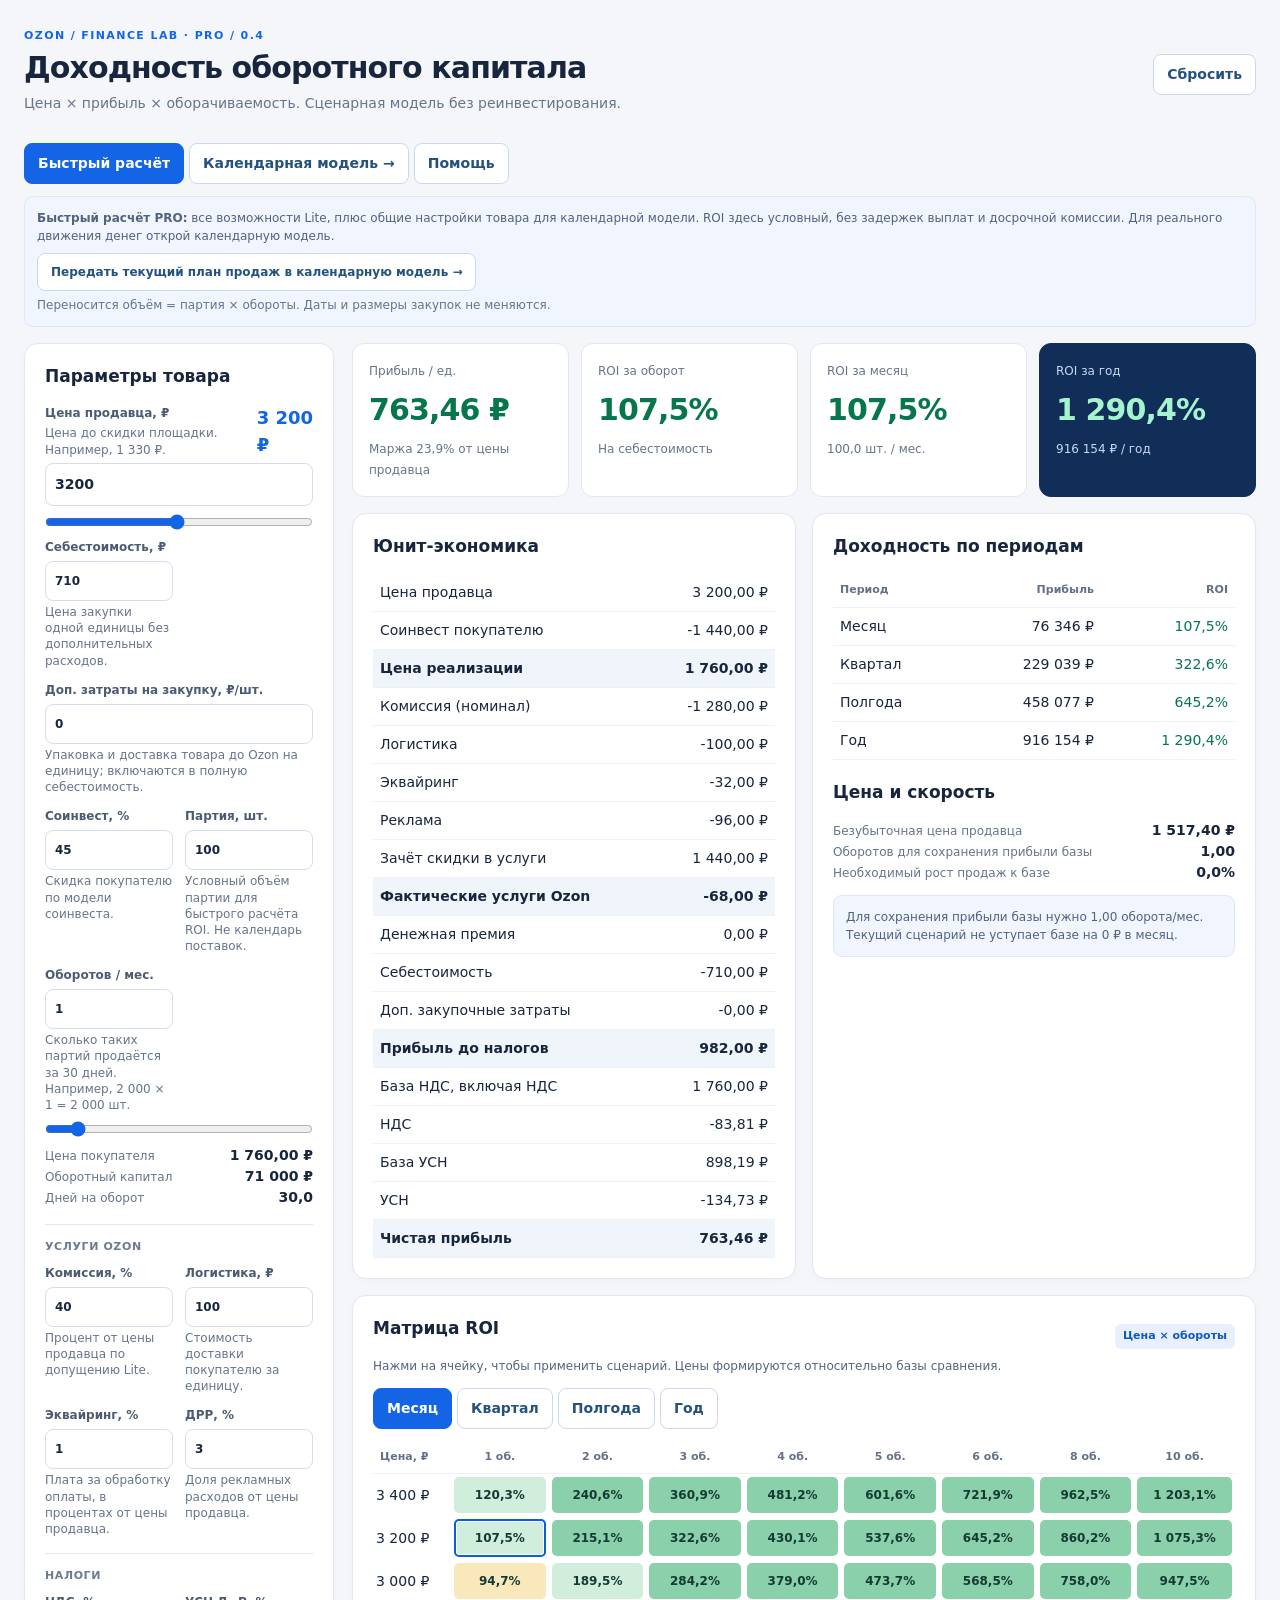
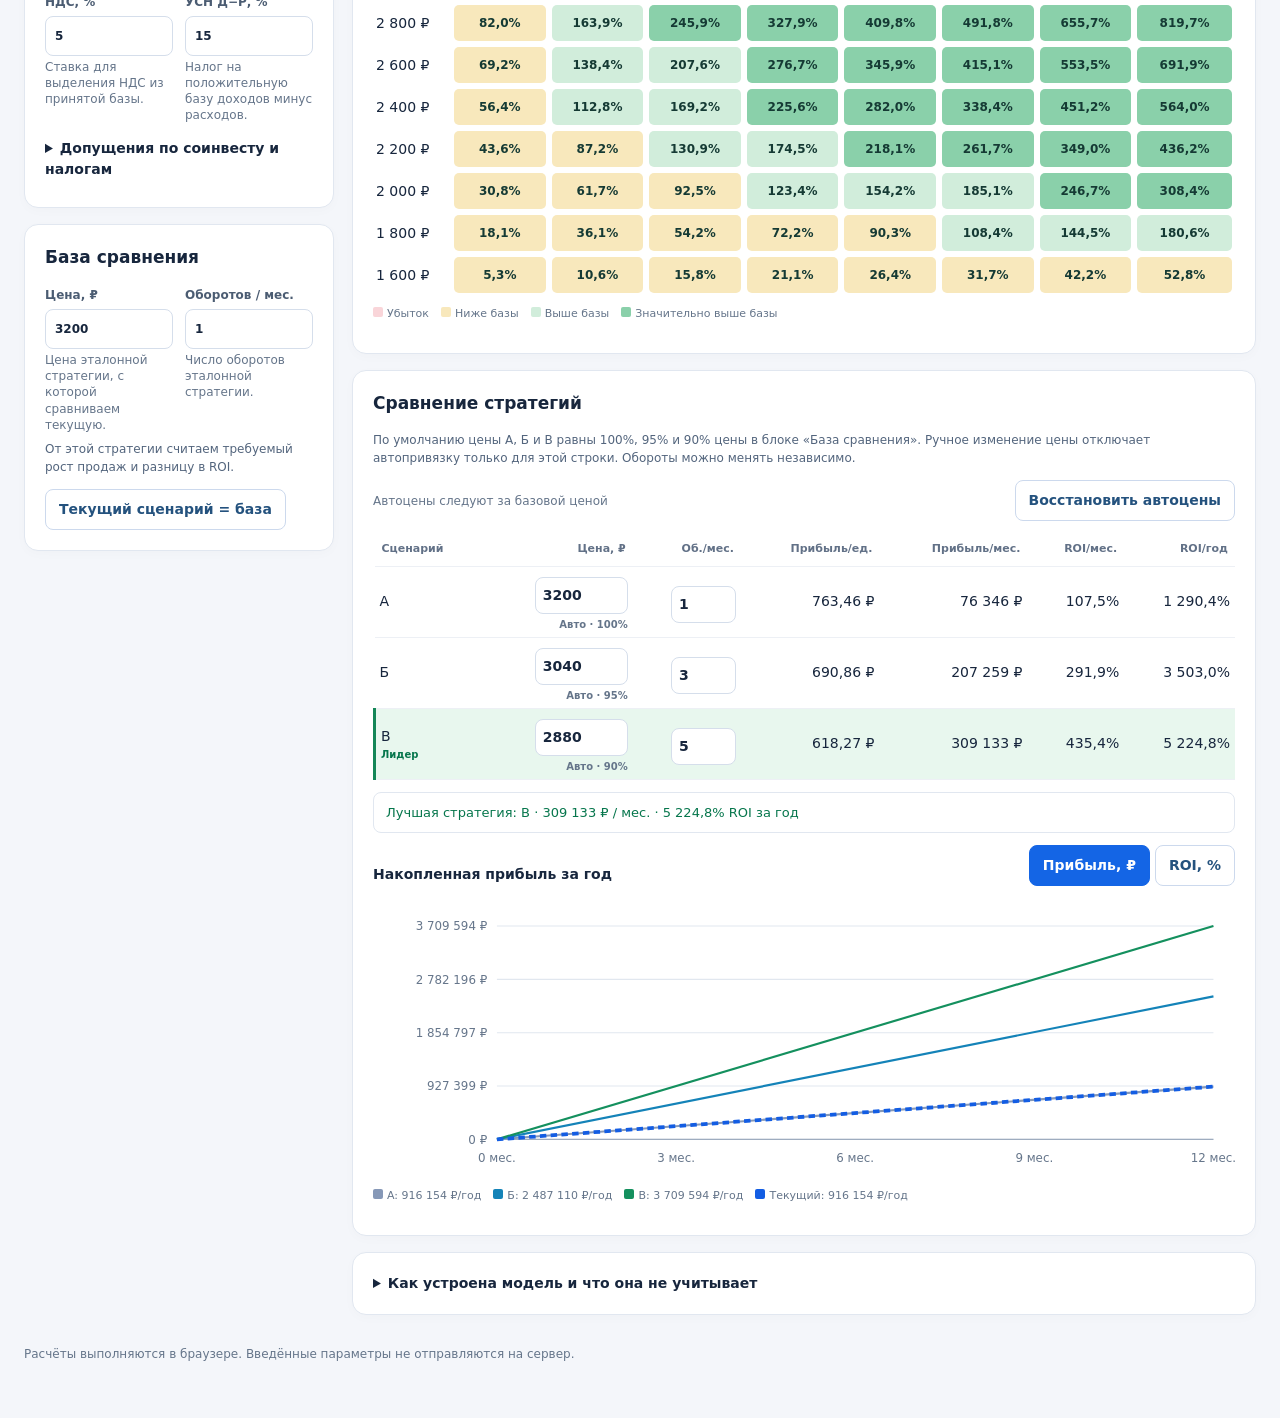
<file: index.html>
<!doctype html>
<html lang="ru"><head><meta charset="utf-8"><meta name="viewport" content="width=device-width, initial-scale=1"><meta name="robots" content="noindex,nofollow"><title>Ozon ROI PRO — быстрый расчёт</title><style>
:root{--ink:#17263d;--muted:#65758a;--blue:#1265e6;--bg:#f4f6fa;--line:#e1e7f0;--green:#06764c;--red:#b52f42}*{box-sizing:border-box}body{margin:0;font:14px/1.5 system-ui,-apple-system,Segoe UI,sans-serif;background:var(--bg);color:var(--ink)}main{max-width:1320px;margin:auto;padding:28px 24px 48px}header{display:flex;align-items:center;justify-content:space-between;gap:14px;margin-bottom:22px}h1{font-size:30px;letter-spacing:-.9px;line-height:1.2;margin:5px 0}h2{font-size:17px;margin:0 0 15px}p{margin:7px 0}.eyebrow{font-size:11px;font-weight:800;letter-spacing:1.4px;color:var(--blue)}.muted,small{color:var(--muted)}small{font-size:12px}.layout{display:grid;grid-template-columns:310px minmax(0,1fr);gap:18px;align-items:start}.panel{background:#fff;border:1px solid var(--line);border-radius:14px;padding:20px;margin-bottom:16px;box-shadow:0 3px 12px #20334c05}.fields{display:grid;grid-template-columns:1fr 1fr;gap:12px}label{display:block;color:#4b5c72;font-size:12px;font-weight:600}input[type=number]{font:inherit;font-weight:600;color:var(--ink);width:100%;margin-top:5px;padding:10px 9px;border:1px solid #d5deeb;border-radius:8px;background:#fff}input:focus,select:focus,button:focus-visible{outline:2px solid #70a9ff;outline-offset:2px}input[type=range]{width:100%;accent-color:var(--blue);margin:8px 0}input[type=checkbox]{accent-color:var(--blue)}.full{grid-column:1/-1}.section{font-size:11px;font-weight:800;color:#6b7c91;letter-spacing:.6px;text-transform:uppercase;margin:16px 0 8px;border-top:1px solid var(--line);padding-top:14px}.kpis{display:grid;grid-template-columns:repeat(4,1fr);gap:12px;margin-bottom:16px}.kpi{padding:16px;border-radius:12px;border:1px solid var(--line);background:#fff;min-width:0}.kpi b{display:block;font-size:clamp(20px,2.4vw,30px);letter-spacing:-.9px;margin:6px 0;overflow-wrap:anywhere;font-variant-numeric:tabular-nums}.kpi.primary{background:#102e58;color:white;border-color:#102e58}.kpi.primary small{color:#c6d9f6}.positive{color:var(--green)}.negative{color:var(--red)}.primary .positive{color:#a7f3d0}.primary .negative{color:#ffc4cb}.twocol{display:grid;grid-template-columns:1fr 1fr;gap:16px}.scroll{overflow-x:auto}table{width:100%;border-collapse:collapse;font-variant-numeric:tabular-nums}th,td{text-align:right;padding:8px 7px;border-bottom:1px solid #edf0f5;white-space:nowrap}th{font-size:11px;color:#627187;font-weight:650}td:first-child,th:first-child{text-align:left}tr.total td{font-weight:750;border-top:1px solid #b9c9df;background:#f0f5fc}.tag{display:inline-block;background:#e8f0ff;color:#1158bf;font-size:11px;font-weight:700;border-radius:6px;padding:4px 8px}button{cursor:pointer;border:1px solid #ccd9ed;background:#fff;color:#24527e;border-radius:8px;padding:9px 13px;font:inherit;font-weight:650}button:hover{background:#eef4ff}.tabs{display:flex;gap:5px;flex-wrap:wrap;margin-bottom:12px}.tabs button.active{background:#1465e5;color:white;border-color:#1465e5}.heat td,.heat th{text-align:center}.heat td:first-child,.heat th:first-child{text-align:left}.heat td{padding:3px;border:0}.heat button{width:100%;min-width:72px;border:1px solid transparent;padding:8px 5px;font-size:12px;color:#153a34;border-radius:5px;white-space:nowrap}.heat button.selected{border:2px solid #075ee0;box-shadow:0 0 0 1px #fff inset}.legend{display:flex;gap:12px;flex-wrap:wrap;font-size:11px;color:var(--muted);margin:10px 0}.dot{display:inline-block;width:10px;height:10px;border-radius:2px;margin-right:4px}.line{display:flex;align-items:center;justify-content:space-between;gap:8px}.line strong{font-variant-numeric:tabular-nums}.check{display:flex;gap:7px;align-items:flex-start;font-weight:400;margin:8px 0}.check input{margin-top:4px}.note{font-size:12px;color:#52637b;background:#f0f5ff;border:1px solid #dce8fa;padding:12px;border-radius:9px;margin-top:12px}.warn{color:#9e4b10}.sub{color:#53657d;font-size:12px;margin-bottom:13px}.scenario input{width:95px;min-width:65px;padding:7px}.scenario input.n{width:60px}.scenario td{padding:5px}.scenario .best td{background:#edf8f1}.plot{width:100%;height:auto;display:block}.plot text{fill:#66768b;font-size:11px}.priceRead{font-size:18px;color:var(--blue);font-weight:750}.footer{font-size:12px;color:var(--muted);margin-top:14px}details summary{cursor:pointer;font-weight:650}#err{color:var(--red)}@media(max-width:950px){.layout{grid-template-columns:260px minmax(0,1fr)}.kpis{grid-template-columns:repeat(2,1fr)}.twocol{grid-template-columns:1fr}}@media(max-width:650px){main{padding:16px 12px}header{align-items:flex-start}h1{font-size:25px}.layout{display:block}.panel{padding:15px}.kpis{gap:8px}.kpi{padding:12px}header button{font-size:12px;white-space:nowrap}.fields{gap:9px}}
.scenario .loss td{background:#fff1f2;color:#b52f42}.scenario .loss input{color:#b52f42;border-color:#efb8bf}.scenario .best.loss td{background:#fff1f2}.scenario .best:not(.loss) td{background:#e8f7ee}.scenario .best td:first-child{border-left:3px solid #148657}.scenario .best.loss td:first-child{border-left:3px solid #b52f42}.scenario .mode{display:block;font-size:10px;font-weight:600;margin-top:3px;color:#65758a}.scenario .winner{font-size:10px;font-weight:750;color:#06764c;display:block}.scenario .loss .winner{color:#b52f42}.scenario-tools{display:flex;flex-wrap:wrap;justify-content:space-between;align-items:center;gap:8px;margin:12px 0}.scenario-tools .tabs{margin:0}.scenario-summary{padding:10px 12px;border:1px solid #e1e7f0;border-radius:8px;margin:12px 0;font-size:13px}.scenario-summary strong{font-weight:750}.scenario-summary.loss{color:#b52f42}.scenario-summary.win{color:#06764c}.chart-heading{font-size:14px;font-weight:700;margin:18px 0 0}.scenario label{font-size:10px}.scenario input{width:93px}.scenario input.n{width:61px} .navlink{display:inline-block;text-decoration:none;border:1px solid #ccd9ed;background:#fff;color:#24527e;border-radius:8px;padding:9px 13px;font-weight:650} .navlink:hover{background:#eef4ff}</style></head><body><main>
<header><div><div class="eyebrow">OZON / FINANCE LAB · PRO / 0.4</div><h1>Доходность оборотного капитала</h1><p class="muted">Цена × прибыль × оборачиваемость. Сценарная модель без реинвестирования.</p></div><button id="reset">Сбросить</button></header><nav class="tabs" aria-label="Режим расчёта"><button class="active" aria-current="page">Быстрый расчёт</button><a class="navlink" href="advanced.html">Календарная модель →</a><a class="navlink" href="help.html">Помощь</a></nav><div class="note" style="margin:0 0 16px"><strong>Быстрый расчёт PRO:</strong> все возможности Lite, плюс общие настройки товара для календарной модели. ROI здесь условный, без задержек выплат и досрочной комиссии. Для реального движения денег открой календарную модель.<br><button id="transferPlan" style="margin-top:8px">Передать текущий план продаж в календарную модель →</button><small style="display:block;margin-top:5px">Переносится объём = партия × обороты. Даты и размеры закупок не меняются.</small></div>
<div class="layout"><aside>
<section class="panel"><h2>Параметры товара</h2><div class="line"><label for="price">Цена продавца, ₽</label><span id="priceShow" class="priceRead"></span></div><input id="price" type="number" min="1" max="10000000" step="any"><input id="priceRange" aria-label="Ползунок цены" type="range" min="100" max="6400" step="50"><div class="fields"><label>Себестоимость, ₽<input id="cost" type="number" min="0.01" step="any"></label><label class="full">Доп. затраты на закупку, ₽/шт.<input id="extra" type="number" min="0" max="1000000" step="any"></label><label>Соинвест, %<input id="discount" type="number" min="0" max="100" step="any"></label><label>Партия, шт.<input id="qty" type="number" min="1" step="any"></label><label>Оборотов / мес.<input id="turns" type="number" min="0" max="100" step="any"></label></div><input id="turnRange" aria-label="Ползунок оборотов" type="range" min="0" max="10" step=".1"><div class="line"><small>Цена покупателя</small><strong id="buyer"></strong></div><div class="line"><small>Оборотный капитал</small><strong id="capital"></strong></div><div class="line"><small>Дней на оборот</small><strong id="days"></strong></div>
<div class="section">Услуги Ozon</div><div class="fields"><label>Комиссия, %<input id="commission" type="number" min="0" max="100" step="any"></label><label>Логистика, ₽<input id="logistics" type="number" min="0" step="any"></label><label>Эквайринг, %<input id="acquiring" type="number" min="0" max="100" step="any"></label><label>ДРР, %<input id="drr" type="number" min="0" max="100" step="any"></label></div>
<div class="section">Налоги</div><div class="fields"><label>НДС, %<input id="vat" type="number" min="0" max="100" step="any"></label><label>УСН Д−Р, %<input id="usn" type="number" min="0" max="100" step="any"></label></div>
<details style="margin-top:15px"><summary>Допущения по соинвесту и налогам</summary><label style="margin-top:10px">Доля услуг, доступных для зачёта скидки, %<input id="eligible" type="number" min="0" max="100" step="any"></label><label class="check"><input id="premiumVat" type="checkbox">Включать денежную премию в базу НДС</label><label class="check"><input id="minTax" type="checkbox">Учитывать приближённый минимум УСН 1%</label><small>Премия = незачтённый остаток соинвеста. По умолчанию моделируем полный зачёт в номинальные расходы и выплату остатка.</small></details>
<p id="err" role="alert"></p></section>
<section class="panel"><h2>База сравнения</h2><div class="fields"><label>Цена, ₽<input id="basePrice" type="number" min="1" step="any"></label><label>Оборотов / мес.<input id="baseTurns" type="number" min="0" max="100" step="any"></label></div><p class="sub">От этой стратегии считаем требуемый рост продаж и разницу в ROI.</p><button id="setBase">Текущий сценарий = база</button></section>
</aside><div>
<div class="kpis"><div class="kpi"><small>Прибыль / ед.</small><b id="kProfit"></b><small id="kMargin"></small></div><div class="kpi"><small>ROI за оборот</small><b id="kCycle"></b><small>На себестоимость</small></div><div class="kpi"><small>ROI за месяц</small><b id="kMonth"></b><small id="kUnits"></small></div><div class="kpi primary"><small>ROI за год</small><b id="kYear"></b><small id="kAnnual"></small></div></div>
<div class="twocol"><section class="panel"><h2>Юнит-экономика</h2><div class="scroll"><table><tbody id="unit"></tbody></table></div></section><section class="panel"><h2>Доходность по периодам</h2><div class="scroll"><table><thead><tr><th>Период</th><th>Прибыль</th><th>ROI</th></tr></thead><tbody id="periods"></tbody></table></div><h2 style="margin-top:20px">Цена и скорость</h2><div class="line"><small>Безубыточная цена продавца</small><strong id="breakEven"></strong></div><div class="line"><small>Оборотов для сохранения прибыли базы</small><strong id="required"></strong></div><div class="line"><small>Необходимый рост продаж к базе</small><strong id="growth"></strong></div><div class="note" id="insight"></div></section></div>
<section class="panel"><div class="line"><h2>Матрица ROI</h2><span class="tag">Цена × обороты</span></div><div class="sub">Нажми на ячейку, чтобы применить сценарий. Цены формируются относительно базы сравнения.</div><div class="tabs" id="tabs"><button data-m="1" class="active">Месяц</button><button data-m="3">Квартал</button><button data-m="6">Полгода</button><button data-m="12">Год</button></div><div class="scroll"><table class="heat" id="heat"></table></div><div class="legend"><span><i class="dot" style="background:#f9d5d9"></i>Убыток</span><span><i class="dot" style="background:#f8e8bc"></i>Ниже базы</span><span><i class="dot" style="background:#d1eddb"></i>Выше базы</span><span><i class="dot" style="background:#8ad0aa"></i>Значительно выше базы</span></div></section>
<section class="panel"><h2>Сравнение стратегий</h2><p class="sub">По умолчанию цены A, Б и В равны 100%, 95% и 90% цены в блоке «База сравнения». Ручное изменение цены отключает автопривязку только для этой строки. Обороты можно менять независимо.</p><div class="scenario-tools"><small>Автоцены следуют за базовой ценой</small><button id="autoPrices">Восстановить автоцены</button></div><div class="scroll"><table class="scenario"><thead><tr><th>Сценарий</th><th>Цена, ₽</th><th>Об./мес.</th><th>Прибыль/ед.</th><th>Прибыль/мес.</th><th>ROI/мес.</th><th>ROI/год</th></tr></thead><tbody id="scenarios"></tbody></table></div><div id="bestScenario" class="scenario-summary" aria-live="polite"></div><div class="scenario-tools"><div class="chart-heading" id="chartTitle">Накопленная прибыль за год</div><div id="chartTabs" class="tabs"><button data-chart="profit" class="active" aria-pressed="true">Прибыль, ₽</button><button data-chart="roi" aria-pressed="false">ROI, %</button></div></div><svg id="plot" class="plot" viewBox="0 0 800 260" role="img" aria-label="График накопленной прибыли за 12 месяцев"></svg><div class="legend" id="plotLegend"></div></section>
<section class="panel"><details><summary>Как устроена модель и что она не учитывает</summary><p>Цена реализации = цена продавца × (1 − соинвест). Номинальные услуги = комиссия, эквайринг и ДРР от цены продавца + логистика. Зачёт скидки = минимум суммы соинвеста и доступных для зачёта услуг; премия = остаток. Фактические услуги = номинальные услуги − зачёт.</p><p>НДС выделяется из цены реализации и, при включённой опции, денежной премии по ставке НДС/(100 + ставка). База УСН = цена реализации + премия − фактические услуги − себестоимость − НДС. УСН = положительная база × ставка; опционально минимум 1% от доходов без НДС. Реальный минимальный налог определяется по итогам года по всей деятельности ИП.</p><p>ROI за оборот = чистая прибыль / (себестоимость + дополнительные закупочные затраты). ROI периода = ROI за оборот × обороты в месяц × месяцы. Все расчёты без реинвестирования, задержек, комиссии за ускорение выплат, возвратов, постоянных затрат и ограничений спроса. При убытке сохранение капитала предполагает внешнее покрытие убытка.</p><p class="warn">Механизм зачёта и премий, а также включение премии в НДС — сценарные допущения по обсуждению стороннего калькулятора, а не подтверждённая налоговая консультация. Сверяйте с отчётами Ozon и действующими правилами. Пять оборотов в месяц не означают, что спрос автоматически вырастет при снижении цены.</p></details></section>
</div></div><p class="footer">Расчёты выполняются в браузере. Введённые параметры не отправляются на сервер.</p></main>
<script>
const $=id=>document.getElementById(id);
const defaults={price:3200,cost:710,extra:0,discount:45,qty:100,turns:1,commission:40,logistics:100,acquiring:1,drr:3,vat:5,usn:15,eligible:100,basePrice:3200,baseTurns:1};
const ids=Object.keys(defaults);
let period=1,chartMode="profit",manualPrices=[false,false,false];
const priceFactors=[1,.95,.90];
const autoPrice=(base,i)=>Math.max(1,Math.round(base*priceFactors[i]*100)/100);
const fmt=(x,d=0)=>Number.isFinite(x)?x.toLocaleString('ru-RU',{minimumFractionDigits:d,maximumFractionDigits:d}):'—';
const rub=(x,d=0)=>Number.isFinite(x)?fmt(x,d)+' ₽':'—',pct=x=>Number.isFinite(x)?fmt(x,1)+'%':'—';
const clamp=(v,min,max)=>Math.min(max,Math.max(min,v));
function read(){let a={};for(const id of ids){const e=$(id);let v=e.valueAsNumber;if(!Number.isFinite(v))v=defaults[id];a[id]=clamp(v,e.min===''?-Infinity:Number(e.min),e.max===''?Infinity:Number(e.max));}a.qty=Math.max(1,Math.floor(a.qty));a.premiumVat=$('premiumVat').checked;a.minTax=$('minTax').checked;return a;}
function unit(p,a){const discount=p*a.discount/100,real=p-discount,commission=p*a.commission/100,acquiring=p*a.acquiring/100,ads=p*a.drr/100,nominal=commission+acquiring+ads+a.logistics,credit=Math.min(discount,nominal*a.eligible/100),premium=discount-credit,actual=nominal-credit,vatBase=real+(a.premiumVat?premium:0),vat=vatBase*a.vat/(100+a.vat),before=real+premium-actual-a.cost-(a.extra||0),taxBase=before-vat,tax=Math.max(0,taxBase*a.usn/100,a.minTax?Math.max(0,real+premium-vat)*.01:0),profit=taxBase-tax;return {discount,real,commission,acquiring,ads,nominal,credit,premium,actual,vatBase,vat,before,taxBase,tax,profit,roi:profit/(a.cost+(a.extra||0))*100,margin:p?profit/p*100:0};}
const text=(id,v)=>$(id).textContent=v;
const color=(id,v)=>{$(id).classList.toggle('negative',v<0);$(id).classList.toggle('positive',v>=0)};
function rows(data){return data.map(([l,v,total])=>'<tr'+(total?' class="total"':'')+'><td>'+l+'</td><td>'+rub(v,2)+'</td></tr>').join('');}
function breakEven(a){if(unit(0,a).profit>=0)return 0;let hi=1;while(hi<1e10&&unit(hi,a).profit<0)hi*=2;if(unit(hi,a).profit<0)return NaN;let lo=0;for(let i=0;i<70;i++){let mid=(lo+hi)/2;if(unit(mid,a).profit>=0)hi=mid;else lo=mid;}return Math.ceil(hi*100)/100;}
function scenarioInit(){ $('scenarios').innerHTML=['A','Б','В'].map((l,i)=>'<tr><td>'+l+'<span class="winner" id="winner'+i+'"></span></td><td><input aria-label="Цена '+l+'" id="sp'+i+'" type="number" min="1" step="any"><span class="mode" id="mode'+i+'"></span></td><td><input aria-label="Обороты '+l+'" class="n" id="sn'+i+'" type="number" min="0" max="100" step="any"></td><td id="su'+i+'"></td><td id="sm'+i+'"></td><td id="sr'+i+'"></td><td id="sy'+i+'"></td></tr>').join('');}
function reset(){for(let id of ids)$(id).value=defaults[id];$('premiumVat').checked=true;$('minTax').checked=false;manualPrices=[false,false,false];[0,1,2].forEach(i=>{$('sp'+i).value=autoPrice(defaults.basePrice,i);$('sn'+i).value=[1,3,5][i]});period=1;chartMode='profit';render();}
function render(){
let a=read(),u=unit(a.price,a),b=unit(a.basePrice,a),cap=a.qty*(a.cost+(a.extra||0)),monthly=u.profit*a.qty*a.turns,baseMonthly=b.profit*a.qty*a.baseTurns;
$('priceRange').max=Math.max(6400,Math.ceil(a.price/100)*100);$('priceRange').value=a.price;$('turnRange').max=Math.max(10,a.turns);$('turnRange').value=a.turns;
text('priceShow',rub(a.price));text('buyer',rub(u.real,2));text('capital',rub(cap));text('days',a.turns?fmt(30/a.turns,1):'—');text('kProfit',rub(u.profit,2));text('kMargin','Маржа '+pct(u.margin)+' от цены продавца');text('kCycle',pct(u.roi));text('kMonth',pct(u.roi*a.turns));text('kUnits',fmt(a.qty*a.turns,1)+' шт. / мес.');text('kYear',pct(u.roi*a.turns*12));text('kAnnual',rub(monthly*12)+' / год');['kProfit','kCycle','kMonth','kYear'].forEach(id=>color(id,u.profit));
$('unit').innerHTML=rows([['Цена продавца',a.price],['Соинвест покупателю',-u.discount],['Цена реализации',u.real,true],['Комиссия (номинал)',-u.commission],['Логистика',-a.logistics],['Эквайринг',-u.acquiring],['Реклама',-u.ads],['Зачёт скидки в услуги',u.credit],['Фактические услуги Ozon',-u.actual,true],['Денежная премия',u.premium],['Себестоимость',-a.cost],['Доп. закупочные затраты',-a.extra],['Прибыль до налогов',u.before,true],['База НДС, включая НДС',u.vatBase],['НДС',-u.vat],['База УСН',u.taxBase],['УСН',-u.tax],['Чистая прибыль',u.profit,true]]);
$('periods').innerHTML=[['Месяц',1],['Квартал',3],['Полгода',6],['Год',12]].map(([l,m])=>'<tr><td>'+l+'</td><td>'+rub(monthly*m)+'</td><td class="'+(u.profit<0?'negative':'positive')+'">'+pct(u.roi*a.turns*m)+'</td></tr>').join('');
const be=breakEven(a),req=u.profit>0&&b.profit>0&&a.baseTurns>0?b.profit*a.baseTurns/u.profit:NaN; text('breakEven',rub(be,2));text('required',fmt(req,2));text('growth',Number.isFinite(req)?pct((req/a.baseTurns-1)*100):'—');text('insight',Number.isFinite(req)?'Для сохранения прибыли базы нужно '+fmt(req,2)+' оборота/мес. Текущий сценарий '+(monthly>=baseMonthly?'не уступает базе':'уступает базе')+' на '+rub(Math.abs(monthly-baseMonthly))+' в месяц.':'Компенсационная оборачиваемость не определена для неприбыльной или нулевой базы.');
document.querySelectorAll('#tabs button').forEach(e=>e.classList.toggle('active',Number(e.dataset.m)===period));
const step=Math.max(1,Math.round(a.basePrice*.0625/50)*50),prices=Array.from(new Set([a.basePrice+step,a.basePrice,a.basePrice-step,a.basePrice-2*step,a.basePrice-3*step,a.basePrice-4*step,a.basePrice-5*step,a.basePrice-6*step,a.basePrice-7*step,a.basePrice-8*step,a.price].filter(x=>x>0))).sort((a,b)=>b-a),turns=[1,2,3,4,5,6,8,10],baseR=b.roi*a.baseTurns*period;
$('heat').innerHTML='<thead><tr><th>Цена, ₽</th>'+turns.map(n=>'<th>'+n+' об.</th>').join('')+'</tr></thead><tbody>'+prices.map(p=>'<tr><td>'+rub(p)+'</td>'+turns.map(n=>{let r=unit(p,a).roi*n*period,fill=r<0?'#f9d5d9':r<baseR?'#f8e8bc':r<Math.max(0,baseR)*2?'#d1eddb':'#8ad0aa';return '<td><button data-p="'+p+'" data-n="'+n+'" style="background:'+fill+'" class="'+(p===a.price&&n===a.turns?'selected':'')+'">'+pct(r)+'</button></td>'}).join('')+'</tr>').join('')+'</tbody>';
const scenarios=[0,1,2].map(i=>{if(!manualPrices[i])$('sp'+i).value=autoPrice(a.basePrice,i);text('mode'+i,manualPrices[i]?'Вручную':'Авто · '+Math.round(priceFactors[i]*100)+'%');let p=Math.max(1,$('sp'+i).valueAsNumber||1),n=clamp($('sn'+i).valueAsNumber||0,0,100),z=unit(p,a);return {p,n,z,m:z.profit*a.qty*n,roi:z.roi*n};});
const max=Math.max(...scenarios.map(x=>x.m)),names=['A','Б','В'],bestNames=[];
scenarios.forEach((s,i)=>{text('su'+i,rub(s.z.profit,2));text('sm'+i,rub(s.m));text('sr'+i,pct(s.roi));text('sy'+i,pct(s.roi*12));const best=Math.abs(s.m-max)<1e-8,loss=s.z.profit<0;const tr=$('su'+i).parentElement;tr.classList.toggle('best',best);tr.classList.toggle('loss',loss);text('winner'+i,best?(max>0?'Лидер':max<0?'Мин. убыток':'Макс. результат'):'');if(best)bestNames.push(names[i]);});
const bestText=max>0?'Лучшая стратегия: '+bestNames.join(', ')+' · '+rub(max)+' / мес. · '+pct(max/cap*100*12)+' ROI за год':max<0?'Все стратегии дают убыток. Минимальный убыток: '+bestNames.join(', ')+' · '+rub(max)+' / мес.':'Максимальный результат: 0 ₽ / мес. ('+bestNames.join(', ')+'). Прибыльных стратегий нет.';
text('bestScenario',bestText);$('bestScenario').className='scenario-summary '+(max>0?'win':max<0?'loss':'');
const isROI=chartMode==='roi',chartFmt=isROI?pct:rub;
text('chartTitle',isROI?'Накопленный ROI за год':'Накопленная прибыль за год');$('plot').setAttribute('aria-label',isROI?'График накопленного ROI за 12 месяцев':'График накопленной прибыли за 12 месяцев');
document.querySelectorAll('#chartTabs button').forEach(e=>{let active=e.dataset.chart===chartMode;e.classList.toggle('active',active);e.setAttribute('aria-pressed',String(active));});
const series=[...scenarios.map((s,i)=>({l:names[i],m:isROI?s.roi:s.m,c:s.z.profit<0?['#a52e40','#d44351','#e57578'][i]:['#8698b7','#1483b8','#14905e'][i],dash:s.z.profit<0?['','5 3','2 3'][i]:''})),{l:'Текущий',m:isROI?u.roi*a.turns:monthly,c:u.profit<0?'#97182a':'#135de3',dash:'6 4'}],lo=Math.min(0,...series.map(s=>s.m*12)),rawHi=Math.max(0,...series.map(s=>s.m*12)),hi=rawHi===lo?lo+1:rawHi,span=hi-lo,y=v=>224-(v-lo)/span*198,x=m=>115+m/12*665;
let svg='';for(let i=0;i<=4;i++){let v=lo+span*i/4,yy=y(v);svg+='<line x1="115" x2="780" y1="'+yy+'" y2="'+yy+'" stroke="#e1e7ef"/><text x="106" y="'+(yy+4)+'" text-anchor="end">'+chartFmt(v)+'</text>';}svg+='<line x1="115" x2="780" y1="'+y(0)+'" y2="'+y(0)+'" stroke="#9eacbf" stroke-width="1.2"/>';[0,3,6,9,12].forEach(m=>{svg+='<text x="'+x(m)+'" y="245" text-anchor="middle">'+m+' мес.</text>'});series.forEach(s=>{svg+='<line x1="'+x(0)+'" y1="'+y(0)+'" x2="'+x(12)+'" y2="'+y(s.m*12)+'" stroke="'+s.c+'" stroke-width="'+(s.l==='Текущий'?3.5:2)+'" '+(s.dash?'stroke-dasharray="'+s.dash+'"':'')+'/>'});$('plot').innerHTML=svg;$('plotLegend').innerHTML=series.map(s=>'<span><i class="dot" style="background:'+s.c+'"></i>'+s.l+': '+chartFmt(s.m*12)+'/год</span>').join('');
text('err',ids.some(id=>!$(id).validity.valid||$(id).value==='')?'Проверь поля: для расчёта недопустимые значения ограничены допустимым диапазоном.':'');
}
scenarioInit();$('autoPrices').onclick=()=>{manualPrices=[false,false,false];render();};$('chartTabs').addEventListener('click',e=>{if(e.target.dataset.chart){chartMode=e.target.dataset.chart;render();}});document.addEventListener('input',e=>{if(/^sp[0-2]$/.test(e.target.id))manualPrices[Number(e.target.id.slice(2))]=true;if(e.target.id==='priceRange')$('price').value=e.target.value;if(e.target.id==='turnRange')$('turns').value=e.target.value;render();});$('tabs').addEventListener('click',e=>{if(e.target.dataset.m){period=Number(e.target.dataset.m);render()}});$('heat').addEventListener('click',e=>{if(e.target.dataset.p){$('price').value=e.target.dataset.p;$('turns').value=e.target.dataset.n;render()}});$('reset').onclick=reset;$('setBase').onclick=()=>{$('basePrice').value=read().price;$('baseTurns').value=read().turns;render()};
const check=unit(3200,{...defaults,premiumVat:true,minTax:false});if(Math.abs(check.profit-763.4619047619)>0.001||Math.abs(check.vat-83.8095238095)>0.001)throw new Error('Контрольный расчёт не совпал');if(autoPrice(450,0)!==450||autoPrice(450,1)!==427.5||autoPrice(450,2)!==405)throw new Error('Автоцены не совпали');reset();
</script><script src="settings.js"></script><script src="classic-bridge.js"></script></body></html>
</file>
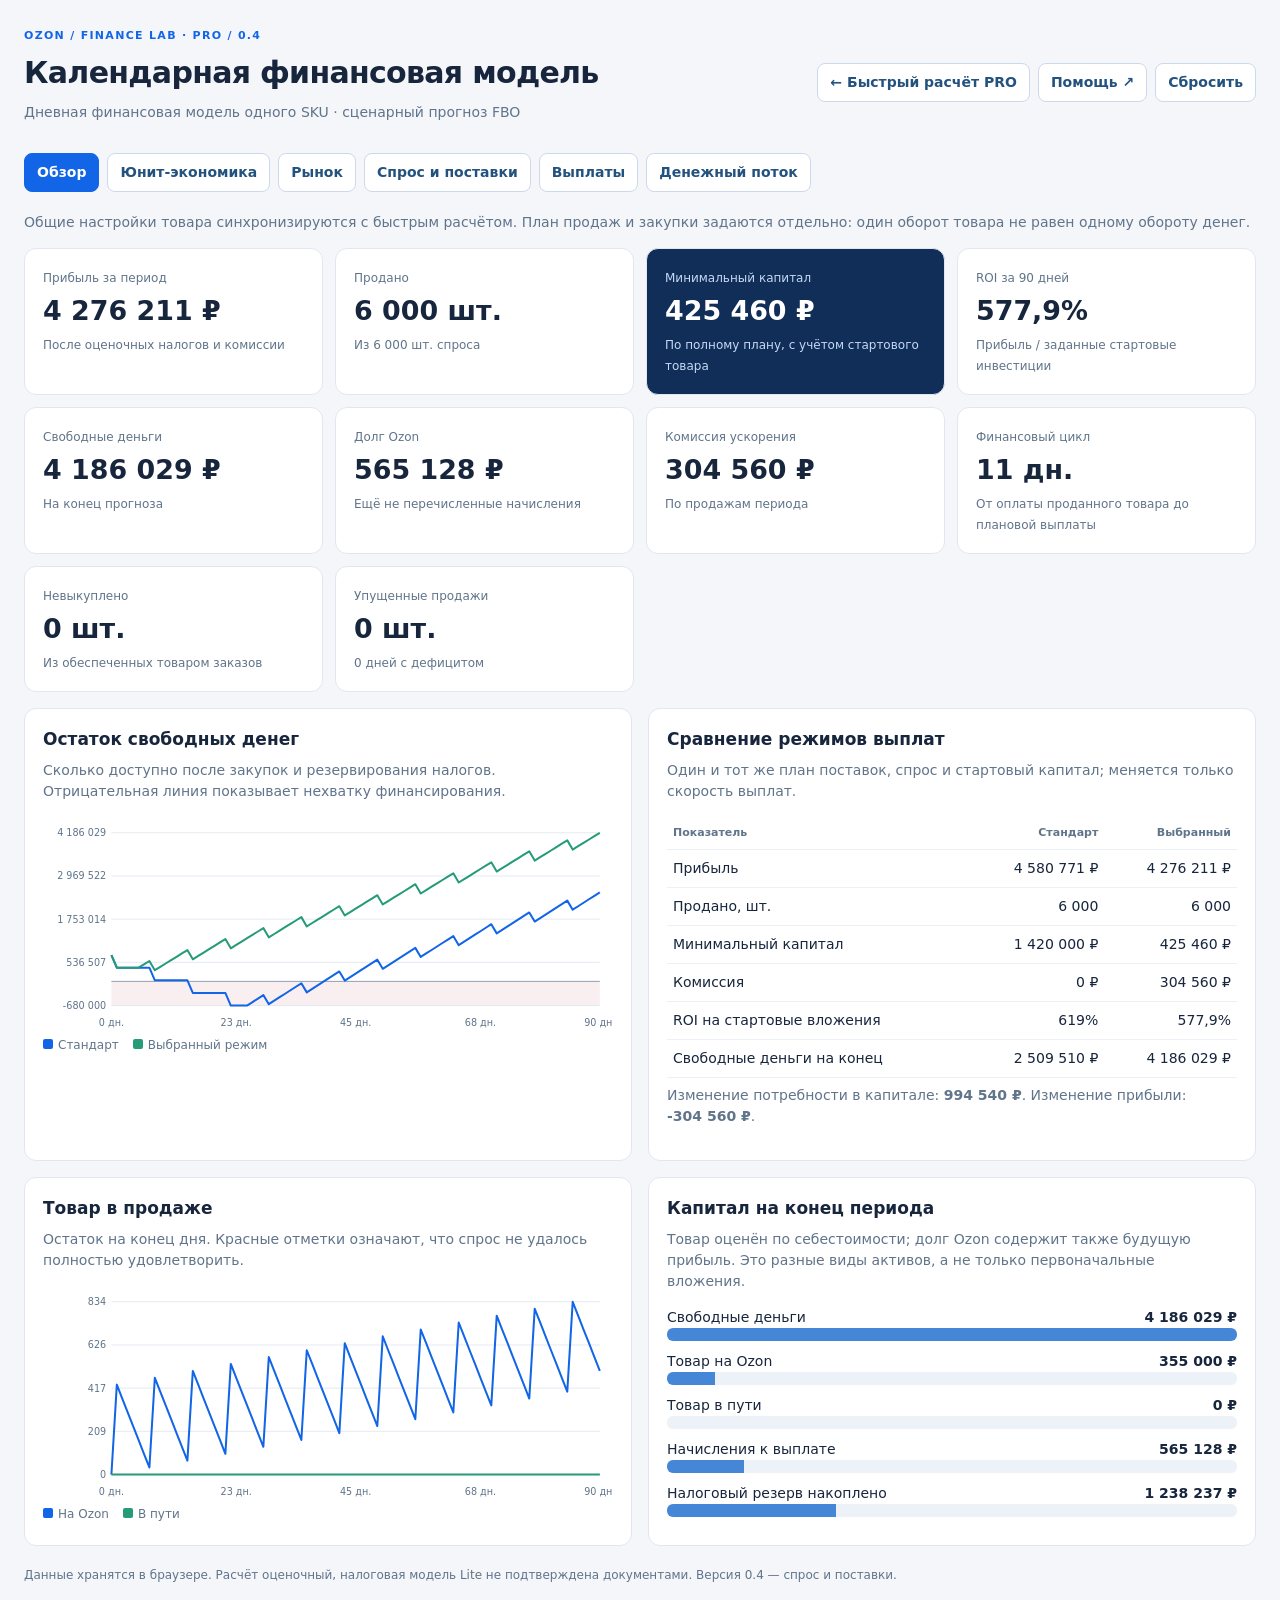
<file: advanced.html>
<!doctype html><html lang="ru"><head><meta charset="utf-8"><meta name="viewport" content="width=device-width,initial-scale=1"><meta name="robots" content="noindex,nofollow"><title>OZON Finance Lab PRO</title><link rel="stylesheet" href="style.css"><link rel="stylesheet" href="planner.css"></head><body><main><header><div><div class="eyebrow">OZON / FINANCE LAB · PRO / 0.4</div><h1>Календарная финансовая модель</h1><p>Дневная финансовая модель одного SKU · сценарный прогноз FBO</p></div><div class="actions"><a href="index.html">← Быстрый расчёт PRO</a><a href="help.html">Помощь ↗</a><button id="reset">Сбросить</button></div></header><nav id="nav"><button data-tab="overview" class="active">Обзор</button><button data-tab="unit">Юнит-экономика</button><button data-tab="market">Рынок</button><button data-tab="supply">Спрос и поставки</button><button data-tab="payout">Выплаты</button><button data-tab="cash">Денежный поток</button></nav><p>Общие настройки товара синхронизируются с быстрым расчётом. План продаж и закупки задаются отдельно: один оборот товара не равен одному обороту денег.</p><div id="transferNotice" aria-live="polite"></div><div id="errors" role="alert"></div><section id="overview" class="tab active"><div id="warnings"></div><div id="kpis" class="kpis"></div><div class="grid"><article><h2>Остаток свободных денег</h2><p>Сколько доступно после закупок и резервирования налогов. Отрицательная линия показывает нехватку финансирования.</p><div id="overviewCash"></div></article><article><h2>Сравнение режимов выплат</h2><p>Один и тот же план поставок, спрос и стартовый капитал; меняется только скорость выплат.</p><div id="comparison"></div></article><article><h2>Товар в продаже</h2><p>Остаток на конец дня. Красные отметки означают, что спрос не удалось полностью удовлетворить.</p><div id="overviewStock"></div></article><article><h2>Капитал на конец периода</h2><p>Товар оценён по себестоимости; долг Ozon содержит также будущую прибыль. Это разные виды активов, а не только первоначальные вложения.</p><div id="structure"></div></article></div></section><section id="unit" class="tab"><article><h2>Параметры юнит-экономики</h2><p>Настрой расходы на одну продажу. Механизм соинвеста перенесён из Lite как сценарное допущение.</p><div id="unitFields" class="fields"></div></article><article><h2>Расчёт одной продажи</h2><div id="unitTable"></div></article></section><section id="market" class="tab"><article><h2>Спрос и доступное финансирование</h2><p>Рыночный спрос задаёт потолок продаж, а не гарантирует их. Реальные продажи ограничены запасом.</p><div id="marketFields" class="fields"></div><div id="marketInfo"></div></article></section><section id="supply" class="tab"><article><h2>Календарь закупок и приёмки</h2><p>Закупка означает оплату партии; приёмка означает день, когда товар доступен покупателям. Можно независимо сдвигать даты и менять количество любой партии. Партия, оплаченная до конца прогноза, может прибыть позднее.</p><div class="fields" id="planFields"></div><div class="actions"><button id="generate">Сформировать регулярный план</button><button id="add">Добавить партию</button></div><div id="planner" class="planner">
<div class="p-header"><h3>Визуальный планировщик</h3><div class="p-controls"><button id="pUndo">↶ Отменить</button><button id="pRedo">↷ Повторить</button><button id="pBaseline">Зафиксировать план</button></div></div>
<p>Перетаскивай партии мышью. Синяя полоса — время от оплаты до доступности товара, зелёная точка — приёмка. Зафиксируй исходный план, чтобы сравнить результат после изменений.</p>
<div class="p-toolbar"><label>Масштаб<select id="pZoom"><option value="30">30 дней</option><option value="90">90 дней</option><option value="180">180 дней</option><option value="365">365 дней</option></select></label><button id="pPrev" aria-label="Предыдущий период">←</button><button id="pNext" aria-label="Следующий период">→</button><label>Страховой запас, дней<input id="pSafety" type="number" min="0" max="90" step="1" value="3"></label></div>
<div class="p-range"><small id="pRangeLabel"></small><input type="range" id="pStart" min="1" max="1" value="1" aria-label="Начальный день шкалы"><small>Передвинь шкалу, чтобы посмотреть другой период.</small></div>
<div id="pStatus" class="p-status" aria-live="polite"></div><div id="pMetrics" class="p-kpis"></div>
<div class="p-section" id="demandEditor">
<div class="p-header"><h3>Дневной спрос: сколько товаров заказывают</h3><div class="p-controls"><button id="dUndo">↶ Отменить спрос</button><button id="dRedo">↷ Повторить</button><button id="dReset">Равномерно из рынка</button></div></div>
<p>Перетаскивай синие точки вверх и вниз, чтобы изменить количество заказанных единиц в конкретный день. Зелёные столбцы — прогноз выкупленных товаров, жёлтые — невыкупы, красные — заказы, для которых не хватило товара. Пунктир показывает плановые приёмки. Все расчёты и шкала времени общие с календарём поставок.</p>
<div class="p-toolbar"><label>Объём заказов за блок, шт.<input id="dTarget" type="number" min="0" max="300000000" step="1"></label><button id="dSetTarget">Задать объём</button><small id="dBlock"></small><label>Процент выкупа, %<input id="dBuyout" type="number" min="0" max="100" step="any" value="100"></label></div>
<label class="p-inline"><input type="checkbox" id="dLock" checked> Фиксировать объём заказов внутри 30-дневного блока</label>
<p>При включённой фиксации, если повысить спрос в один день, заказы перераспределятся между остальными днями этого блока. При выключенной — общий объём изменится. Процент выкупа применяется к заказам, обеспеченным товаром: невыкуп считается немедленно возвращённым в запас, без дополнительных расходов и задержки.</p>
<div class="p-controls" id="dPresets"><button data-preset="flat">Равномерно</button><button data-preset="grow">Рост</button><button data-preset="weekend">Недельные пики</button><button data-preset="promo">Акционный пик</button><button data-preset="fall">Снижение</button></div>
<p>Шаблоны изменяют форму спроса только в видимом периоде, сохраняя его объём. Недельные пики — условно на 6-й и 7-й день каждой недели от старта модели.</p>
<div id="dMetrics" class="p-kpis"></div><small>Заказы, продажи, дефицит и невыкупы — за видимый период; прибыль и финансовый цикл — за весь горизонт. Цикл оценивается по дням оплаты проданных единиц и запланированного получения денег, включая выплаты после горизонта. Для уже оплаченного начального остатка условно берётся день 0.</small>
<div class="p-plot"><svg id="dGraph" role="group" aria-label="Интерактивный график дневного спроса"></svg></div>
<div class="p-legend"><span><i style="background:#387bd8"></i>Заказы</span><span><i style="background:#24966c"></i>Выкуплено</span><span><i style="background:#d6a34a"></i>Невыкуп</span><span><i style="background:#d25a60"></i>Дефицит</span></div>
<div class="p-toolbar"><label>Выбранный день<input id="dDay" type="number" min="1" max="365" step="1" value="1"></label><label>Заказов в этот день, шт.<input id="dValue" type="number" min="0" max="10000000" step="1" value="0"></label></div><div id="dDetail" class="p-note"></div>
<h3>Акционный период</h3><p>Например, со дня 14 по день 17 ожидается спрос в два раза выше. Если объём зафиксирован, дополнительные заказы будут перераспределены из других дней блока, иначе увеличится общий спрос.</p>
<div class="p-toolbar"><label>С дня<input id="dPromoFrom" type="number" min="1" max="365" step="1" value="14"></label><label>По день включительно<input id="dPromoTo" type="number" min="1" max="365" step="1" value="17"></label><label>Множитель спроса<input id="dMultiplier" type="number" min="0" max="20" step=".1" value="2"></label><button id="dApplyPromo">Применить акцию</button></div>
<h3>На сколько дней хватит товара</h3><p>Прогноз обеспеченности текущим остатком без новых поставок: вычитаем будущий дневной спрос в заказанных единицах (консервативно, без поправки на выкуп). Пустые кружки означают, что запаса хватает как минимум до конца горизонта. Пунктир — целевой страховой запас в днях.</p><div class="p-plot"><svg id="dCoverage" role="img" aria-label="Обеспеченность товарным запасом в днях"></svg></div>
<h3>Сценарии спроса</h3><p>Хранят дневной спрос и процент выкупа отдельно от календаря поставок. Можно комбинировать с разными графиками поставок и выплат.</p><div class="p-toolbar"><label>Название<input id="dName" type="text" maxlength="60" placeholder="Например, акция + рост"></label><button id="dSave">Сохранить</button><label>Сохранённые варианты<select id="dVariants"><option value="">Выбери вариант</option></select></label><button id="dLoad">Загрузить</button><button id="dDelete">Удалить вариант</button></div><div id="dStatus" class="p-status" aria-live="polite"></div></div><h3>01. Диаграмма Ганта</h3><p>Потяни середину полосы, чтобы перенести всю поставку. Левый квадрат меняет день оплаты, правый круг — день приёмки. Стрелки на клавиатуре также перемещают выбранную границу. Двойной щелчок по строке открывает её для точного редактирования.</p>
<div class="p-plot gantt"><svg id="pGantt" role="group" aria-label="Редактируемые даты партий"></svg></div>
<div class="p-legend"><span><i style="background:#387bd8"></i>Оплата → приёмка</span><span><i style="background:#24966c"></i>Приёмка</span><span><i style="background:#d6a34a"></i>За пределами прогноза</span><span>┆ Исходные приёмки</span></div>
<h3>02. Объём поставок</h3><p>Потяни верхнюю границу столбца вверх или вниз — изменится количество товара в партии. На клавиатуре используй стрелки вверх и вниз (шаг 25 шт.).</p><div class="p-plot"><svg id="pVolume" role="group" aria-label="Редактируемый объём партий"></svg></div>
<div class="p-section"><h3>03. Нелинейный план поставок</h3><p>Контрольные точки задают объём поступлений за каждые семь дней от начала видимого периода. Измени их мышью или цифрами. Новый календарь создаётся только после нажатия «Применить кривую»: одна партия на непустую неделю, с текущим сроком от оплаты до приёмки; остальные периоды не меняются.</p><div class="p-controls"><button id="pCurveReset">Взять текущий календарь</button><button id="pCurveApply">Применить кривую</button><label class="p-inline"><input type="checkbox" id="pLock"> Сохранить общий объём</label></div><div class="p-plot"><svg id="pCurve" role="group" aria-label="Недельный план поставок"></svg></div><div id="pCurveInfo" class="p-note"></div><details><summary>Точный ввод недельных объёмов</summary><div id="pCurveFields" class="p-curve-grid"></div></details></div>
<div class="p-section"><h3>04. Товар, выплаты и деньги на одной шкале</h3><p>Красные участки на графике остатков — потерянные продажи. Линия резерва показывает желаемый запас, но не создаёт дополнительный товар автоматически. Наведи курсор на дату, чтобы увидеть цифры по этому дню.</p><div class="p-plot"><svg id="pDaily" role="img" aria-label="Динамика запасов, выплат и денег"></svg></div><div id="pDayDetail" class="p-detail"></div></div>
<div class="p-section"><h3>Варианты календаря</h3><p>Сохраняются только партии, не цена, налоги и режим выплат. Варианты доступны в этом браузере.</p><div class="p-toolbar"><label>Название<input id="pName" type="text" maxlength="60" placeholder="Например, задержка на 5 дней"></label><button id="pSave">Сохранить</button><label>Сохранённые варианты<select id="pVariants"><option value="">Нет вариантов</option></select></label><button id="pLoad">Загрузить</button><button id="pDelete">Удалить вариант</button></div></div></div><details id="pExact"><summary>Точный ввод партий (таблица)</summary><div class="scroll"><table><thead><tr><th>Партия</th><th>День оплаты</th><th>День приёмки</th><th>Количество, шт.</th><th>Стоимость</th><th></th></tr></thead><tbody id="orderRows"></tbody></table></div></details><p>День 1 — первый день моделирования. При ограниченном финансировании неоплаченные партии пропускаются.</p></article><article><h2>Поставки и продажи</h2><div id="stockChart"></div><div id="supplyInfo"></div></article></section><section id="payout" class="tab"><article><h2>График выплат Ozon</h2><p>Настройки условные, не актуальный тариф Ozon. Введи условия своего кабинета. Ускоренная доля начисления не выплачивается повторно.</p><div id="payoutFields" class="fields"></div></article><article><h2>Эффект раннего вывода</h2><div id="payoutCompare"></div><p>Стоимость услуги вычитается из ускоренной суммы. Налоговая экономия применяется только при включённом допущении о признании комиссии в расходах.</p><div id="feeChart"></div></article></section><section id="cash" class="tab"><article><h2>Денежный поток по дням</h2><p>Сравни остаток свободных средств со стандартными выплатами и с выбранной стратегией ускорения.</p><div id="cashChart"></div><div id="cashInfo"></div></article><article><h2>Ежедневный реестр</h2><p>Поступления показаны за вычетом комиссии ускорения, но до налогового резерва. Прибыль начисляется при продаже.</p><div class="actions"><button id="csv">Скачать CSV</button><button id="json">Экспорт настроек</button><label class="import">Импорт JSON <input type="file" id="import" accept=".json"></label></div><div class="scroll tall"><table><thead><tr><th>День</th><th>Заказано</th><th>Обеспечено</th><th>Невыкуп</th><th>Продано</th><th>Остаток</th><th>В пути</th><th>Оплата закупок</th><th>Выплаты</th><th>Резерв налогов</th><th>Свободные деньги</th><th>Долг Ozon</th><th>Накопл. прибыль</th></tr></thead><tbody id="daily"></tbody></table></div></article></section><footer>Данные хранятся в браузере. Расчёт оценочный, налоговая модель Lite не подтверждена документами. Версия 0.4 — спрос и поставки.</footer></main><script src="settings.js"></script><script src="engine.js"></script><script src="app.js"></script><script src="advanced-bridge.js"></script><script src="planner.js"></script><script src="demand.js"></script></body></html>
</file>
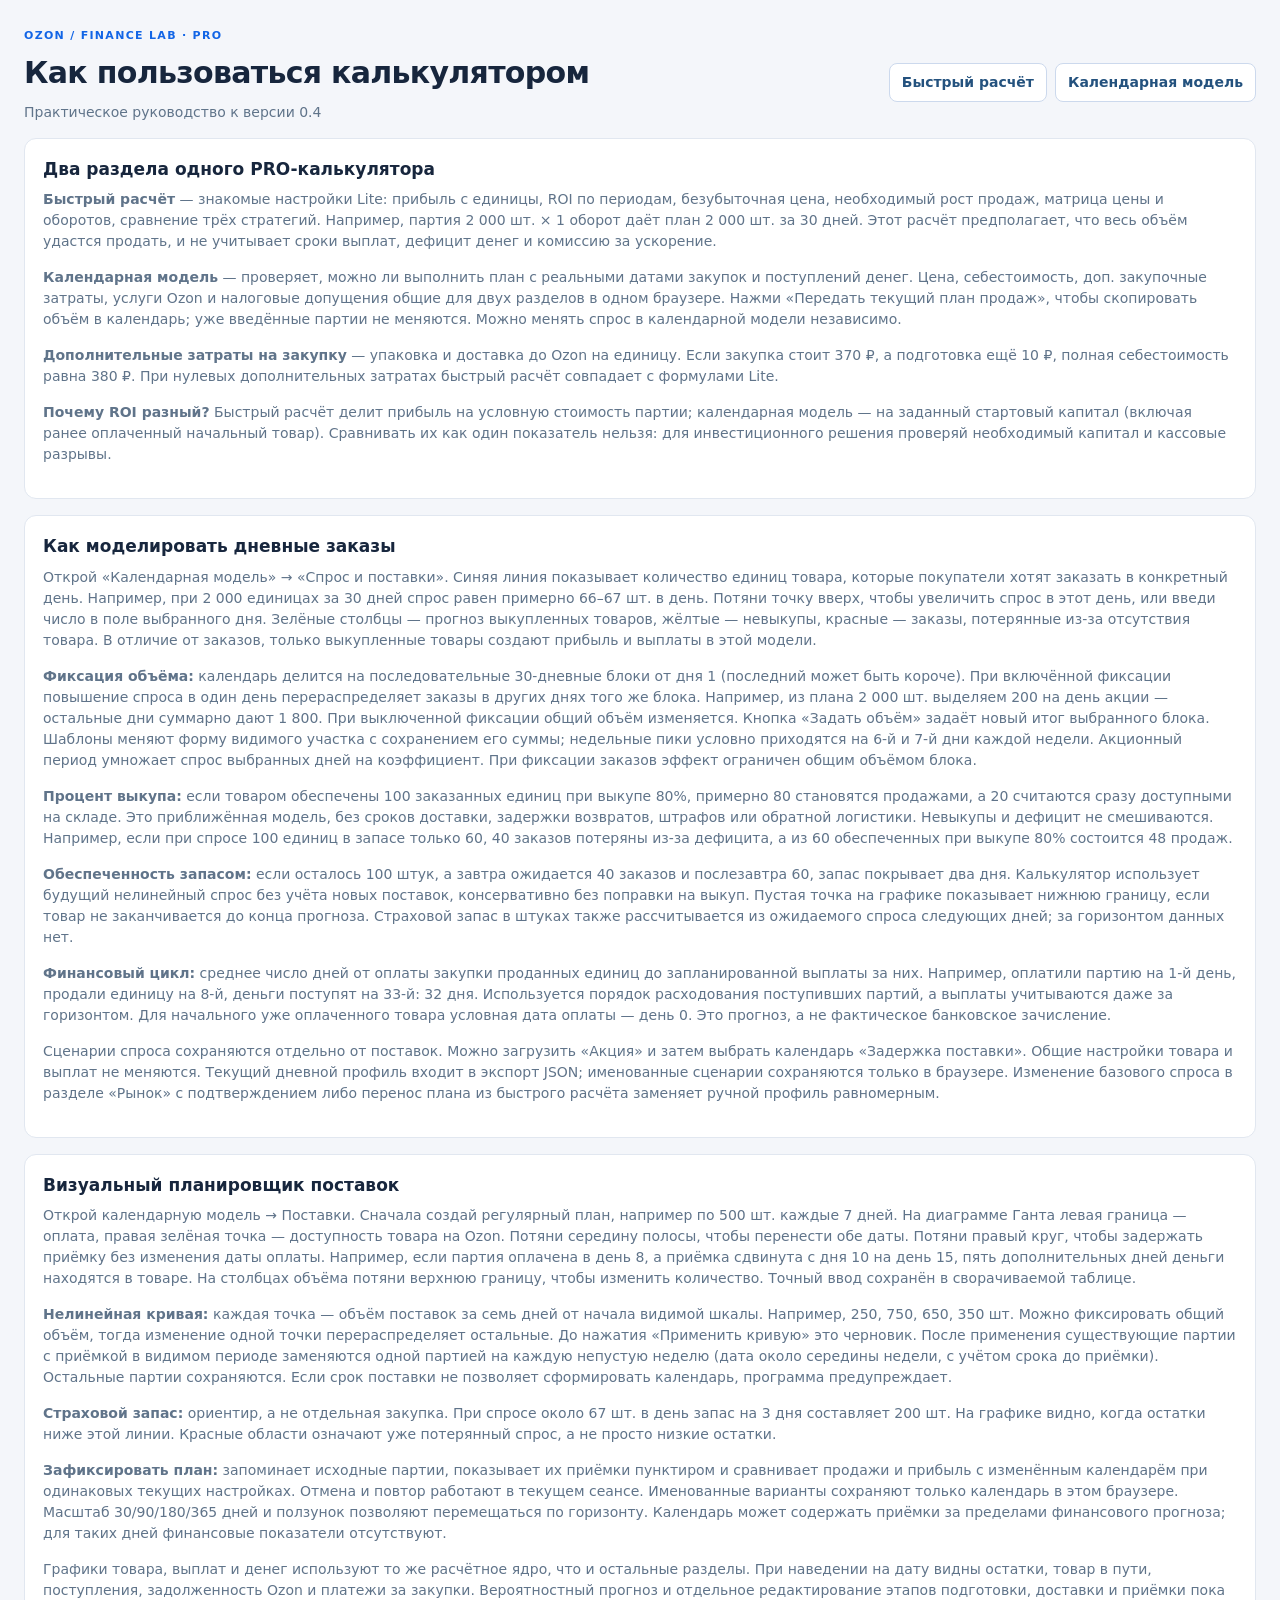
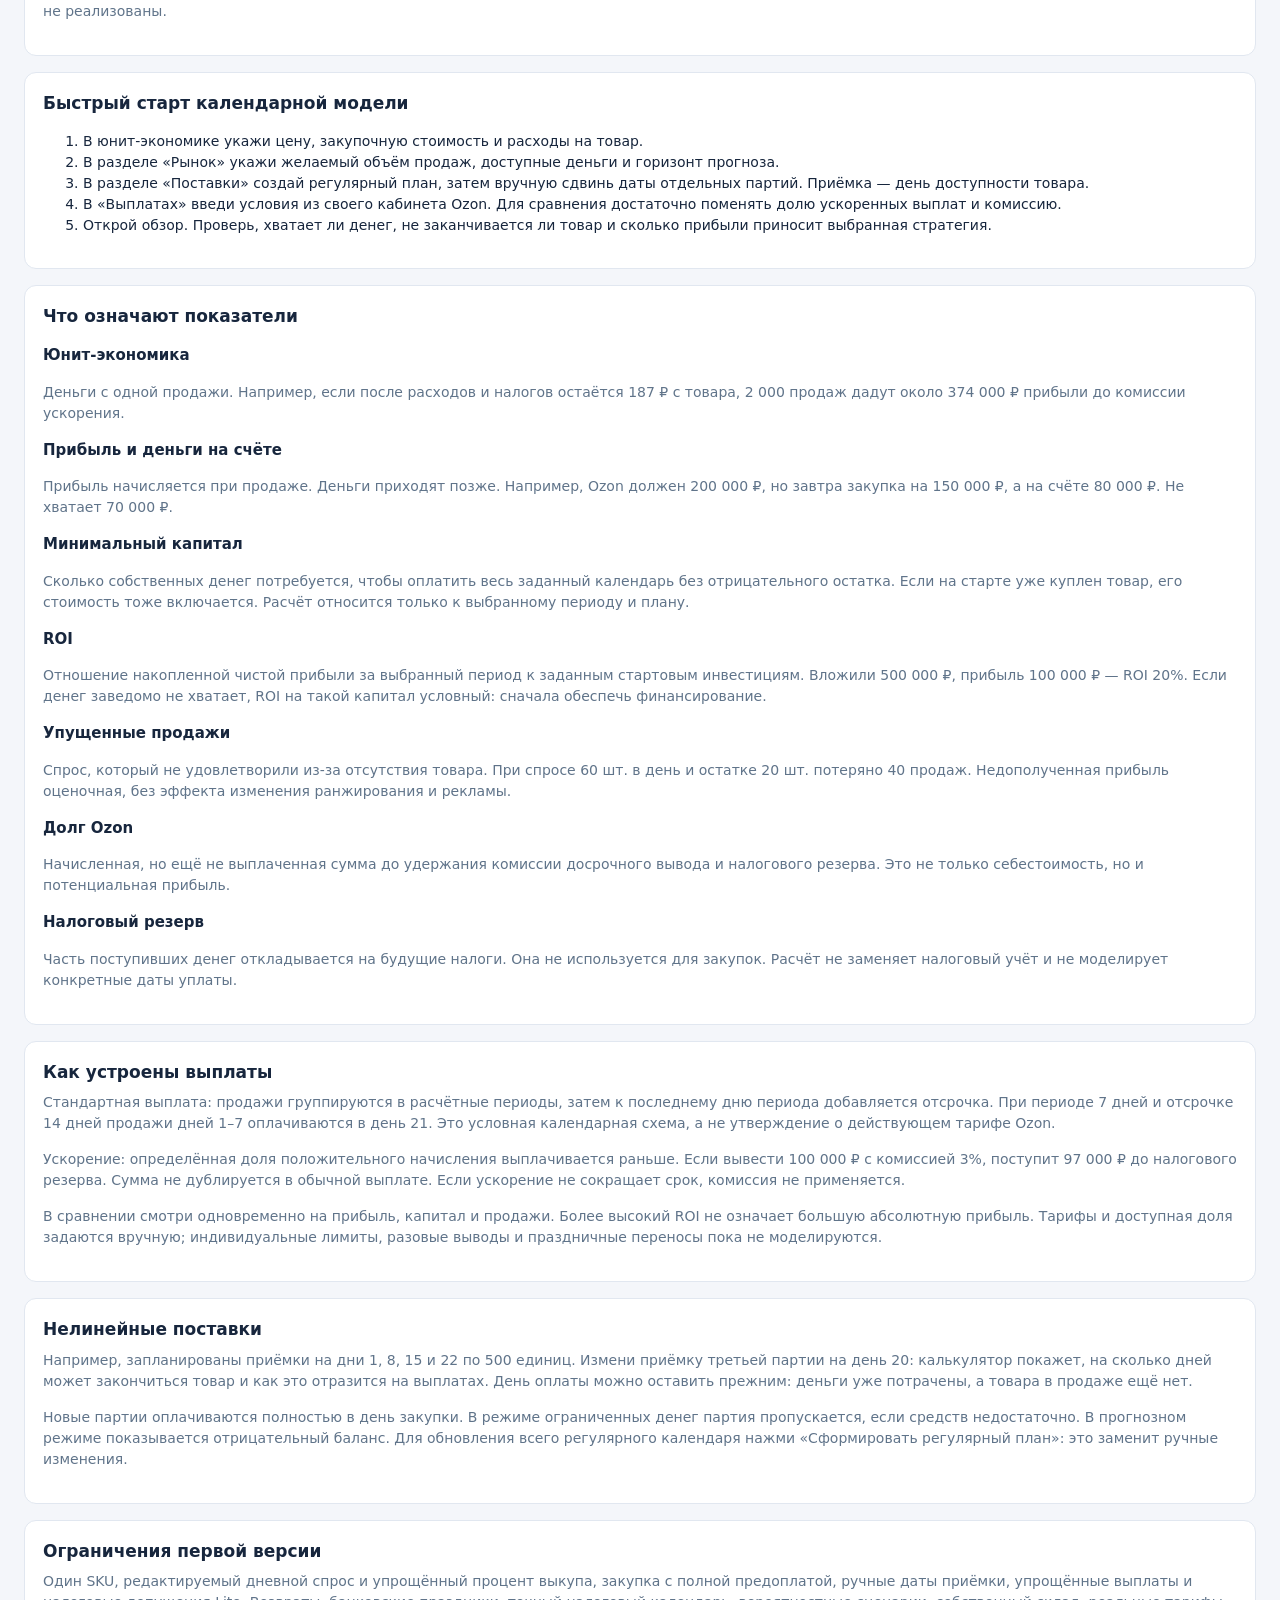
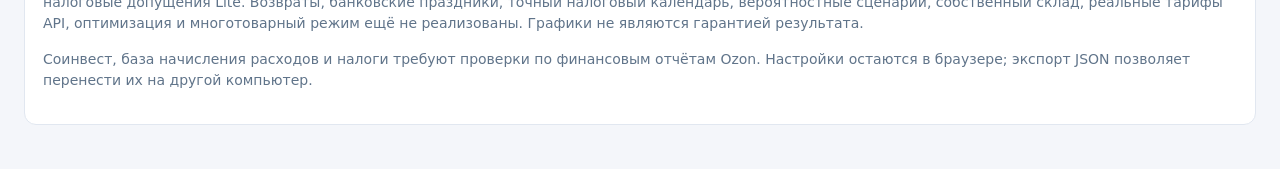
<file: help.html>
<!doctype html><html lang="ru"><head><meta charset="utf-8"><meta name="viewport" content="width=device-width,initial-scale=1"><title>Помощь · Finance Lab PRO</title><link rel="stylesheet" href="style.css"></head><body><main><header><div><div class="eyebrow">OZON / FINANCE LAB · PRO</div><h1>Как пользоваться калькулятором</h1><p>Практическое руководство к версии 0.4</p></div><div class="actions"><a href="index.html">Быстрый расчёт</a><a href="advanced.html">Календарная модель</a></div></header><article><h2>Два раздела одного PRO-калькулятора</h2><p><strong>Быстрый расчёт</strong> — знакомые настройки Lite: прибыль с единицы, ROI по периодам, безубыточная цена, необходимый рост продаж, матрица цены и оборотов, сравнение трёх стратегий. Например, партия 2 000 шт. × 1 оборот даёт план 2 000 шт. за 30 дней. Этот расчёт предполагает, что весь объём удастся продать, и не учитывает сроки выплат, дефицит денег и комиссию за ускорение.</p><p><strong>Календарная модель</strong> — проверяет, можно ли выполнить план с реальными датами закупок и поступлений денег. Цена, себестоимость, доп. закупочные затраты, услуги Ozon и налоговые допущения общие для двух разделов в одном браузере. Нажми «Передать текущий план продаж», чтобы скопировать объём в календарь; уже введённые партии не меняются. Можно менять спрос в календарной модели независимо.</p><p><strong>Дополнительные затраты на закупку</strong> — упаковка и доставка до Ozon на единицу. Если закупка стоит 370 ₽, а подготовка ещё 10 ₽, полная себестоимость равна 380 ₽. При нулевых дополнительных затратах быстрый расчёт совпадает с формулами Lite.</p><p><strong>Почему ROI разный?</strong> Быстрый расчёт делит прибыль на условную стоимость партии; календарная модель — на заданный стартовый капитал (включая ранее оплаченный начальный товар). Сравнивать их как один показатель нельзя: для инвестиционного решения проверяй необходимый капитал и кассовые разрывы.</p></article><article><h2>Как моделировать дневные заказы</h2><p>Открой «Календарная модель» → «Спрос и поставки». Синяя линия показывает количество единиц товара, которые покупатели хотят заказать в конкретный день. Например, при 2 000 единицах за 30 дней спрос равен примерно 66–67 шт. в день. Потяни точку вверх, чтобы увеличить спрос в этот день, или введи число в поле выбранного дня. Зелёные столбцы — прогноз выкупленных товаров, жёлтые — невыкупы, красные — заказы, потерянные из-за отсутствия товара. В отличие от заказов, только выкупленные товары создают прибыль и выплаты в этой модели.</p><p><strong>Фиксация объёма:</strong> календарь делится на последовательные 30-дневные блоки от дня 1 (последний может быть короче). При включённой фиксации повышение спроса в один день перераспределяет заказы в других днях того же блока. Например, из плана 2 000 шт. выделяем 200 на день акции — остальные дни суммарно дают 1 800. При выключенной фиксации общий объём изменяется. Кнопка «Задать объём» задаёт новый итог выбранного блока. Шаблоны меняют форму видимого участка с сохранением его суммы; недельные пики условно приходятся на 6-й и 7-й дни каждой недели. Акционный период умножает спрос выбранных дней на коэффициент. При фиксации заказов эффект ограничен общим объёмом блока.</p><p><strong>Процент выкупа:</strong> если товаром обеспечены 100 заказанных единиц при выкупе 80%, примерно 80 становятся продажами, а 20 считаются сразу доступными на складе. Это приближённая модель, без сроков доставки, задержки возвратов, штрафов или обратной логистики. Невыкупы и дефицит не смешиваются. Например, если при спросе 100 единиц в запасе только 60, 40 заказов потеряны из-за дефицита, а из 60 обеспеченных при выкупе 80% состоится 48 продаж.</p><p><strong>Обеспеченность запасом:</strong> если осталось 100 штук, а завтра ожидается 40 заказов и послезавтра 60, запас покрывает два дня. Калькулятор использует будущий нелинейный спрос без учёта новых поставок, консервативно без поправки на выкуп. Пустая точка на графике показывает нижнюю границу, если товар не заканчивается до конца прогноза. Страховой запас в штуках также рассчитывается из ожидаемого спроса следующих дней; за горизонтом данных нет.</p><p><strong>Финансовый цикл:</strong> среднее число дней от оплаты закупки проданных единиц до запланированной выплаты за них. Например, оплатили партию на 1-й день, продали единицу на 8-й, деньги поступят на 33-й: 32 дня. Используется порядок расходования поступивших партий, а выплаты учитываются даже за горизонтом. Для начального уже оплаченного товара условная дата оплаты — день 0. Это прогноз, а не фактическое банковское зачисление.</p><p>Сценарии спроса сохраняются отдельно от поставок. Можно загрузить «Акция» и затем выбрать календарь «Задержка поставки». Общие настройки товара и выплат не меняются. Текущий дневной профиль входит в экспорт JSON; именованные сценарии сохраняются только в браузере. Изменение базового спроса в разделе «Рынок» с подтверждением либо перенос плана из быстрого расчёта заменяет ручной профиль равномерным.</p></article><article><h2>Визуальный планировщик поставок</h2><p>Открой календарную модель → Поставки. Сначала создай регулярный план, например по 500 шт. каждые 7 дней. На диаграмме Ганта левая граница — оплата, правая зелёная точка — доступность товара на Ozon. Потяни середину полосы, чтобы перенести обе даты. Потяни правый круг, чтобы задержать приёмку без изменения даты оплаты. Например, если партия оплачена в день 8, а приёмка сдвинута с дня 10 на день 15, пять дополнительных дней деньги находятся в товаре. На столбцах объёма потяни верхнюю границу, чтобы изменить количество. Точный ввод сохранён в сворачиваемой таблице.</p><p><strong>Нелинейная кривая:</strong> каждая точка — объём поставок за семь дней от начала видимой шкалы. Например, 250, 750, 650, 350 шт. Можно фиксировать общий объём, тогда изменение одной точки перераспределяет остальные. До нажатия «Применить кривую» это черновик. После применения существующие партии с приёмкой в видимом периоде заменяются одной партией на каждую непустую неделю (дата около середины недели, с учётом срока до приёмки). Остальные партии сохраняются. Если срок поставки не позволяет сформировать календарь, программа предупреждает.</p><p><strong>Страховой запас:</strong> ориентир, а не отдельная закупка. При спросе около 67 шт. в день запас на 3 дня составляет 200 шт. На графике видно, когда остатки ниже этой линии. Красные области означают уже потерянный спрос, а не просто низкие остатки.</p><p><strong>Зафиксировать план:</strong> запоминает исходные партии, показывает их приёмки пунктиром и сравнивает продажи и прибыль с изменённым календарём при одинаковых текущих настройках. Отмена и повтор работают в текущем сеансе. Именованные варианты сохраняют только календарь в этом браузере. Масштаб 30/90/180/365 дней и ползунок позволяют перемещаться по горизонту. Календарь может содержать приёмки за пределами финансового прогноза; для таких дней финансовые показатели отсутствуют.</p><p>Графики товара, выплат и денег используют то же расчётное ядро, что и остальные разделы. При наведении на дату видны остатки, товар в пути, поступления, задолженность Ozon и платежи за закупки. Вероятностный прогноз и отдельное редактирование этапов подготовки, доставки и приёмки пока не реализованы.</p></article><article><h2>Быстрый старт календарной модели</h2><ol><li>В юнит-экономике укажи цену, закупочную стоимость и расходы на товар.</li><li>В разделе «Рынок» укажи желаемый объём продаж, доступные деньги и горизонт прогноза.</li><li>В разделе «Поставки» создай регулярный план, затем вручную сдвинь даты отдельных партий. Приёмка — день доступности товара.</li><li>В «Выплатах» введи условия из своего кабинета Ozon. Для сравнения достаточно поменять долю ускоренных выплат и комиссию.</li><li>Открой обзор. Проверь, хватает ли денег, не заканчивается ли товар и сколько прибыли приносит выбранная стратегия.</li></ol></article><article><h2>Что означают показатели</h2><h3>Юнит-экономика</h3><p>Деньги с одной продажи. Например, если после расходов и налогов остаётся 187 ₽ с товара, 2 000 продаж дадут около 374 000 ₽ прибыли до комиссии ускорения.</p><h3>Прибыль и деньги на счёте</h3><p>Прибыль начисляется при продаже. Деньги приходят позже. Например, Ozon должен 200 000 ₽, но завтра закупка на 150 000 ₽, а на счёте 80 000 ₽. Не хватает 70 000 ₽.</p><h3>Минимальный капитал</h3><p>Сколько собственных денег потребуется, чтобы оплатить весь заданный календарь без отрицательного остатка. Если на старте уже куплен товар, его стоимость тоже включается. Расчёт относится только к выбранному периоду и плану.</p><h3>ROI</h3><p>Отношение накопленной чистой прибыли за выбранный период к заданным стартовым инвестициям. Вложили 500 000 ₽, прибыль 100 000 ₽ — ROI 20%. Если денег заведомо не хватает, ROI на такой капитал условный: сначала обеспечь финансирование.</p><h3>Упущенные продажи</h3><p>Спрос, который не удовлетворили из-за отсутствия товара. При спросе 60 шт. в день и остатке 20 шт. потеряно 40 продаж. Недополученная прибыль оценочная, без эффекта изменения ранжирования и рекламы.</p><h3>Долг Ozon</h3><p>Начисленная, но ещё не выплаченная сумма до удержания комиссии досрочного вывода и налогового резерва. Это не только себестоимость, но и потенциальная прибыль.</p><h3>Налоговый резерв</h3><p>Часть поступивших денег откладывается на будущие налоги. Она не используется для закупок. Расчёт не заменяет налоговый учёт и не моделирует конкретные даты уплаты.</p></article><article><h2>Как устроены выплаты</h2><p>Стандартная выплата: продажи группируются в расчётные периоды, затем к последнему дню периода добавляется отсрочка. При периоде 7 дней и отсрочке 14 дней продажи дней 1–7 оплачиваются в день 21. Это условная календарная схема, а не утверждение о действующем тарифе Ozon.</p><p>Ускорение: определённая доля положительного начисления выплачивается раньше. Если вывести 100 000 ₽ с комиссией 3%, поступит 97 000 ₽ до налогового резерва. Сумма не дублируется в обычной выплате. Если ускорение не сокращает срок, комиссия не применяется.</p><p>В сравнении смотри одновременно на прибыль, капитал и продажи. Более высокий ROI не означает большую абсолютную прибыль. Тарифы и доступная доля задаются вручную; индивидуальные лимиты, разовые выводы и праздничные переносы пока не моделируются.</p></article><article><h2>Нелинейные поставки</h2><p>Например, запланированы приёмки на дни 1, 8, 15 и 22 по 500 единиц. Измени приёмку третьей партии на день 20: калькулятор покажет, на сколько дней может закончиться товар и как это отразится на выплатах. День оплаты можно оставить прежним: деньги уже потрачены, а товара в продаже ещё нет.</p><p>Новые партии оплачиваются полностью в день закупки. В режиме ограниченных денег партия пропускается, если средств недостаточно. В прогнозном режиме показывается отрицательный баланс. Для обновления всего регулярного календаря нажми «Сформировать регулярный план»: это заменит ручные изменения.</p></article><article><h2>Ограничения первой версии</h2><p>Один SKU, редактируемый дневной спрос и упрощённый процент выкупа, закупка с полной предоплатой, ручные даты приёмки, упрощённые выплаты и налоговые допущения Lite. Возвраты, банковские праздники, точный налоговый календарь, вероятностные сценарии, собственный склад, реальные тарифы API, оптимизация и многотоварный режим ещё не реализованы. Графики не являются гарантией результата.</p><p>Соинвест, база начисления расходов и налоги требуют проверки по финансовым отчётам Ozon. Настройки остаются в браузере; экспорт JSON позволяет перенести их на другой компьютер.</p></article></main></body></html>
</file>
<file: style.css>
:root{--ink:#17263d;--muted:#60748a;--blue:#1265e6;--bg:#f4f6fa;--line:#e1e7f0;--green:#06764c;--red:#b52f42}*{box-sizing:border-box}body{margin:0;background:var(--bg);color:var(--ink);font:14px/1.5 system-ui,sans-serif}main{max-width:1320px;margin:auto;padding:28px 24px}header{display:flex;justify-content:space-between;align-items:center;gap:12px}h1{font-size:30px;margin:5px 0;letter-spacing:-.7px}h2{font-size:17px;margin:0 0 7px}h3{font-size:15px}p{color:var(--muted);margin:7px 0 15px}.eyebrow{font-size:11px;letter-spacing:1.3px;font-weight:800;color:var(--blue)}nav,.actions{display:flex;gap:8px;flex-wrap:wrap;align-items:center}nav{margin:15px 0 20px}button,a,.import{font:inherit}button,.actions a,.import{background:#fff;border:1px solid #ccd9ed;color:#24527e;border-radius:8px;padding:8px 12px;cursor:pointer;text-decoration:none;font-weight:600}button:hover,.actions a:hover{background:#edf4ff}nav .active{background:var(--blue);color:white;border-color:var(--blue)}.tab{display:none}.tab.active{display:block}.grid{display:grid;grid-template-columns:repeat(2,minmax(0,1fr));gap:16px}.kpis{display:grid;grid-template-columns:repeat(4,minmax(0,1fr));gap:12px;margin-bottom:16px}article,.kpi{background:white;border:1px solid var(--line);border-radius:12px;padding:18px;margin-bottom:16px;min-width:0}.grid article{margin:0}.kpi{margin:0}.kpi b{display:block;font-size:clamp(18px,2.1vw,28px);line-height:1.2;margin:7px 0;font-variant-numeric:tabular-nums;overflow-wrap:anywhere}.kpi small,small{color:var(--muted);font-size:12px}.kpi.primary{background:#102e58;color:white}.kpi.primary small{color:#c6d9f6}.positive{color:var(--green)}.negative{color:var(--red)}.fields{display:grid;grid-template-columns:repeat(3,minmax(0,1fr));gap:14px}.field{display:block;font-size:13px;font-weight:650}.field small{display:block;font-weight:400;margin:4px 0}input[type=number],select{width:100%;padding:9px;border:1px solid #d5deeb;border-radius:7px;color:var(--ink);font:inherit;margin:5px 0}input[type=checkbox]{accent-color:var(--blue);margin:10px 0}input:focus,button:focus-visible,select:focus{outline:2px solid #70a9ff;outline-offset:2px}table{width:100%;border-collapse:collapse;font-variant-numeric:tabular-nums}th,td{text-align:right;border-bottom:1px solid #edf0f5;padding:8px 6px;white-space:nowrap}th{font-size:11px;color:var(--muted)}td:first-child,th:first-child{text-align:left}td input{min-width:75px}tr.total{font-weight:750;background:#f0f5fc}.scroll{overflow:auto}.tall{max-height:450px}.tall th{position:sticky;top:0;background:#fff}.warning,#errors:not(:empty){border:1px solid #f1d1b3;background:#fff8ee;color:#8a491a;border-radius:8px;padding:10px;margin-bottom:12px}.plot{display:block;width:100%;height:auto}.plot text{fill:var(--muted);font-size:11px}.legend{display:flex;gap:14px;flex-wrap:wrap;color:var(--muted);font-size:12px}.dot{display:inline-block;width:10px;height:10px;border-radius:2px;margin-right:5px}.bar{height:13px;background:#edf2f8;border-radius:6px;overflow:hidden}.bar i{display:block;height:100%;background:#4686d6}.statrow{margin:10px 0}.statrow span{float:right;font-weight:700}.import input{display:none}footer{margin-top:20px;color:var(--muted);font-size:12px}a{color:var(--blue)}@media(max-width:850px){.kpis{grid-template-columns:repeat(2,minmax(0,1fr))}.fields{grid-template-columns:repeat(2,minmax(0,1fr))}.grid{grid-template-columns:1fr}}@media(max-width:520px){main{padding:14px}header{display:block}.fields{grid-template-columns:1fr}.kpi{padding:12px}h1{font-size:25px}}
</file>
<file: planner.css>
/* PRO visual supply planner */
.planner{margin:18px 0}.planner h3{margin:18px 0 5px}.planner .p-toolbar{display:flex;flex-wrap:wrap;gap:8px;align-items:end;margin:10px 0}.planner .p-toolbar label{font-size:12px;flex:0 1 155px;color:var(--muted)}.planner .p-toolbar label input,.planner .p-toolbar label select{margin:3px 0 0}.planner .p-toolbar button{min-height:36px}.planner .p-kpis{display:grid;grid-template-columns:repeat(4,minmax(0,1fr));gap:8px;margin:12px 0}.planner .p-kpi{padding:10px;border:1px solid var(--line);border-radius:8px;min-width:0}.planner .p-kpi small{display:block}.planner .p-kpi b{display:block;font-size:19px;margin:4px 0;overflow-wrap:anywhere}.planner .p-plot{overflow:auto;border:1px solid var(--line);border-radius:8px;background:#fff}.planner svg{display:block;width:100%;min-width:740px;user-select:none;touch-action:pan-y}.planner svg text{font:11px system-ui,sans-serif;fill:var(--muted)}.planner svg .p-label{font-weight:650;fill:var(--ink)}.planner svg [data-kind]{touch-action:none}.planner svg [data-kind=shift]{cursor:grab}.planner svg [data-kind=order],.planner svg [data-kind=arrival]{cursor:ew-resize}.planner svg [data-kind=qty],.planner svg [data-kind=curve]{cursor:ns-resize}.planner svg [data-kind]:focus{outline:none;stroke:#075ee0;stroke-width:3}.planner .p-legend{display:flex;flex-wrap:wrap;gap:12px;margin:8px 0;font-size:11px;color:var(--muted)}.planner .p-legend i{display:inline-block;width:10px;height:10px;border-radius:2px;margin-right:4px}.planner .p-note{padding:9px 12px;border-radius:7px;background:#edf4ff;color:#355779;font-size:12px;margin:8px 0}.planner .p-status{min-height:20px;color:var(--muted);font-size:12px}.planner .p-inline{display:flex;align-items:center;gap:7px;font-size:13px}.planner button:disabled{opacity:.45;cursor:default}.planner .p-detail{margin:12px 0;font-size:13px;font-variant-numeric:tabular-nums}.planner .p-detail strong{margin-right:12px}.planner .p-plot.gantt{max-height:520px;overflow:auto}.planner .p-curve-grid{display:grid;grid-template-columns:repeat(auto-fit,minmax(105px,1fr));gap:6px;margin:8px 0}.planner .p-curve-grid label{font-size:11px;color:var(--muted)}.planner .p-curve-grid input{margin:3px 0}.planner .p-controls{display:flex;flex-wrap:wrap;gap:8px;margin:8px 0}.planner details{margin:12px 0}.planner summary{cursor:pointer;font-weight:650}.planner .p-section{border-top:1px solid var(--line);padding-top:8px;margin-top:18px}.planner .p-range{display:flex;align-items:center;gap:8px;flex-wrap:wrap}.planner input[type=range]{accent-color:var(--blue);min-width:130px;flex:1}.planner input[type=text]{width:100%;padding:8px;border:1px solid #d5deeb;border-radius:7px;font:inherit}.planner .p-header{display:flex;align-items:center;justify-content:space-between;gap:10px;flex-wrap:wrap}@media(max-width:750px){.planner .p-kpis{grid-template-columns:repeat(2,minmax(0,1fr))}}

.planner #dGraph [data-demand-day]{cursor:ns-resize;touch-action:none}.planner #dGraph [data-demand-day]:focus{outline:none;stroke:#174c95;stroke-width:3}.planner #dPresets button.active{background:#1265e6;color:#fff;border-color:#1265e6}.planner #demandEditor .p-kpis{grid-template-columns:repeat(3,minmax(0,1fr))}@media(max-width:750px){.planner #demandEditor .p-kpis{grid-template-columns:repeat(2,minmax(0,1fr))}}
</file>
